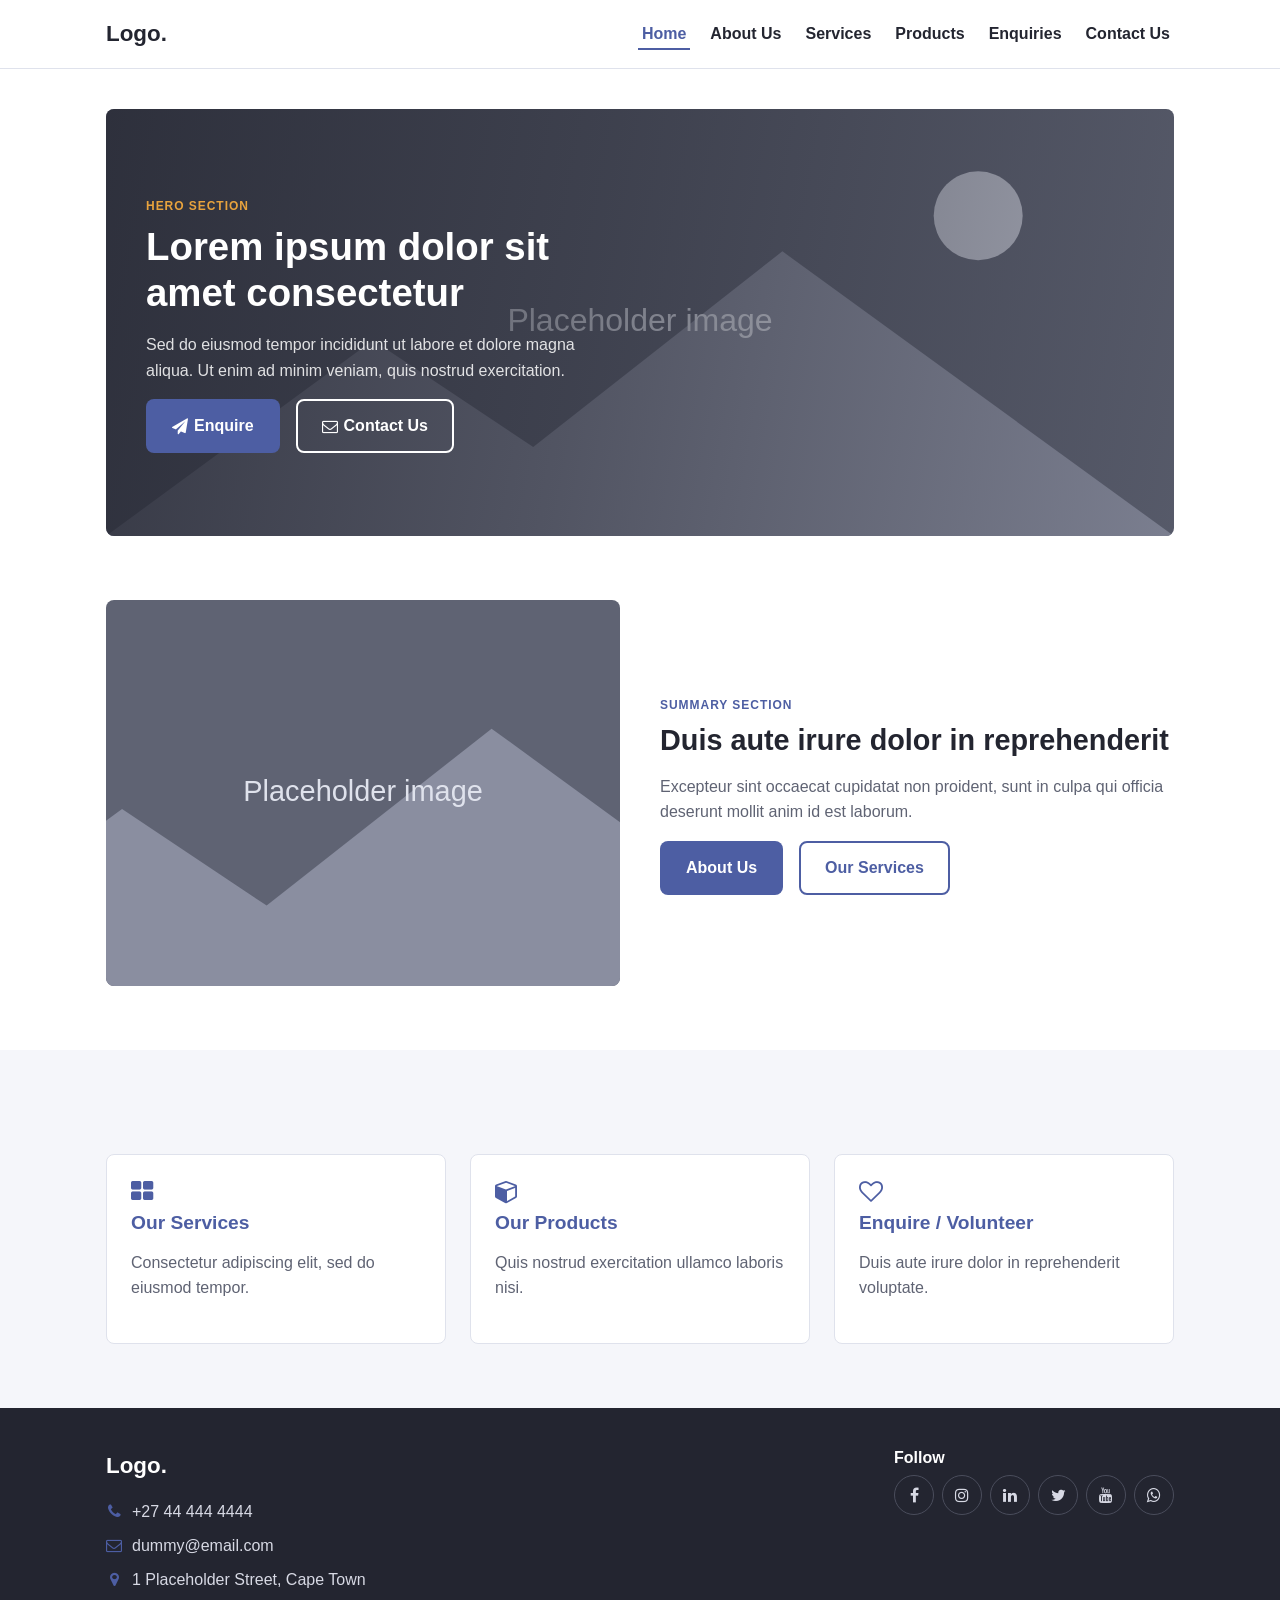
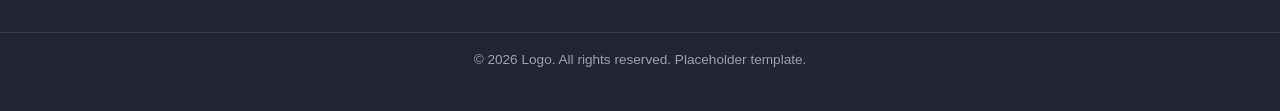
<file: index.html>
<!DOCTYPE html>
<html lang="en">
<head>
  <meta charset="UTF-8">
  <meta name="viewport" content="width=device-width, initial-scale=1.0">
  <title>Home | Logo.</title>
  <link rel="stylesheet" href="https://cdnjs.cloudflare.com/ajax/libs/font-awesome/4.7.0/css/font-awesome.min.css">
  <link rel="stylesheet" href="css/style.css">
</head>
<body>
  <header class="site-header">
    <div class="container header-inner">
      <a href="index.html" class="logo">Logo.</a>
      <input type="checkbox" id="nav-toggle" class="nav-toggle-input">
      <label for="nav-toggle" class="nav-toggle" aria-label="Toggle menu">
        <i class="fa fa-bars icon-open" aria-hidden="true"></i>
        <i class="fa fa-times icon-close" aria-hidden="true"></i>
      </label>
      <nav class="main-nav" aria-label="Main navigation">
        <ul>
          <li><a href="index.html" aria-current="page">Home</a></li>
          <li><a href="about_us.html">About Us</a></li>
          <li><a href="services.html">Services</a></li>
          <li><a href="products.html">Products</a></li>
          <li><a href="enquiries.html">Enquiries</a></li>
          <li><a href="contact.html">Contact Us</a></li>
        </ul>
      </nav>
    </div>
  </header>
  <main>
    <div class="container">
      <section class="hero-banner">
        <img src="./images/placeholder-wide.svg" class="hero-photo" alt="Hero image — landscape, shot on a dark background">
        <div class="hero-overlay">
          <div class="hero-content">
            <span class="eyebrow">Hero section</span>
            <h1>Lorem ipsum dolor sit amet consectetur</h1>
            <p>
              Sed do eiusmod tempor incididunt ut labore et dolore magna
              aliqua. Ut enim ad minim veniam, quis nostrud exercitation.
            </p>
            <div class="hero-buttons">
              <a href="enquiries.html" class="btn btn-primary"><i class="fa fa-paper-plane" aria-hidden="true"></i>Enquire</a>
              <a href="contact.html" class="btn btn-secondary-light"><i class="fa fa-envelope-o" aria-hidden="true"></i>Contact Us</a>
            </div>
          </div>
        </div>
      </section>
    </div>

    <section class="section">
      <div class="container split">
        <div class="split-image">
          <img src="./images/placeholder-wide.svg" alt="Supporting image — 4:3">
        </div>
        <div class="split-text">
          <span class="eyebrow">Summary section</span>
          <h2>Duis aute irure dolor in reprehenderit</h2>
          <p>Excepteur sint occaecat cupidatat non proident, sunt in culpa qui officia deserunt mollit anim id est laborum.</p>
          <div class="hero-buttons">
            <a href="about_us.html" class="btn btn-primary">About Us</a>
            <a href="services.html" class="btn btn-secondary">Our Services</a>
          </div>
        </div>
      </div>
    </section>

    <section class="section section-alt">
      <div class="container">
        <div class="card-grid">
          <a class="card" href="services.html">
            <i class="fa fa-th-large card-icon" aria-hidden="true"></i>
            <h3>Our Services</h3>
            <p>Consectetur adipiscing elit, sed do eiusmod tempor.</p>
          </a>
          <a class="card" href="products.html">
            <i class="fa fa-cube card-icon" aria-hidden="true"></i>
            <h3>Our Products</h3>
            <p>Quis nostrud exercitation ullamco laboris nisi.</p>
          </a>
          <a class="card" href="enquiries.html">
            <i class="fa fa-heart-o card-icon" aria-hidden="true"></i>
            <h3>Enquire / Volunteer</h3>
            <p>Duis aute irure dolor in reprehenderit voluptate.</p>
          </a>
        </div>
      </div>
    </section>
  </main>

  <footer class="site-footer">
    <div class="container footer-inner">
      <div class="footer-col">
        <p class="logo">Logo.</p>
        <ul class="icon-list">
          <li><i class="fa fa-phone" aria-hidden="true"></i><a href="tel:+27444444444">+27 44 444 4444</a></li>
          <li><i class="fa fa-envelope-o" aria-hidden="true"></i><a href="mailto:dummy@email.com">dummy@email.com</a></li>
          <li><i class="fa fa-map-marker" aria-hidden="true"></i><span>1 Placeholder Street, Cape Town</span></li>
        </ul>
      </div>
      <div class="footer-col">
        <h4>Follow</h4>
        <ul class="social-list">
          <li><a class="icon-btn" href="#" aria-label="Facebook"><i class="fa fa-facebook" aria-hidden="true"></i></a></li>
          <li><a class="icon-btn" href="#" aria-label="Instagram"><i class="fa fa-instagram" aria-hidden="true"></i></a></li>
          <li><a class="icon-btn" href="#" aria-label="LinkedIn"><i class="fa fa-linkedin" aria-hidden="true"></i></a></li>
          <li><a class="icon-btn" href="#" aria-label="Twitter"><i class="fa fa-twitter" aria-hidden="true"></i></a></li>
          <li><a class="icon-btn" href="#" aria-label="YouTube"><i class="fa fa-youtube" aria-hidden="true"></i></a></li>
          <li><a class="icon-btn" href="#" aria-label="WhatsApp"><i class="fa fa-whatsapp" aria-hidden="true"></i></a></li>
        </ul>
      </div>
    </div>
    <p class="copyright">&copy; <span id="year">2026</span> Logo. All rights reserved. Placeholder template.</p>
  </footer>
  <script src="js/script.js"></script>
</body>
</html>
</file>
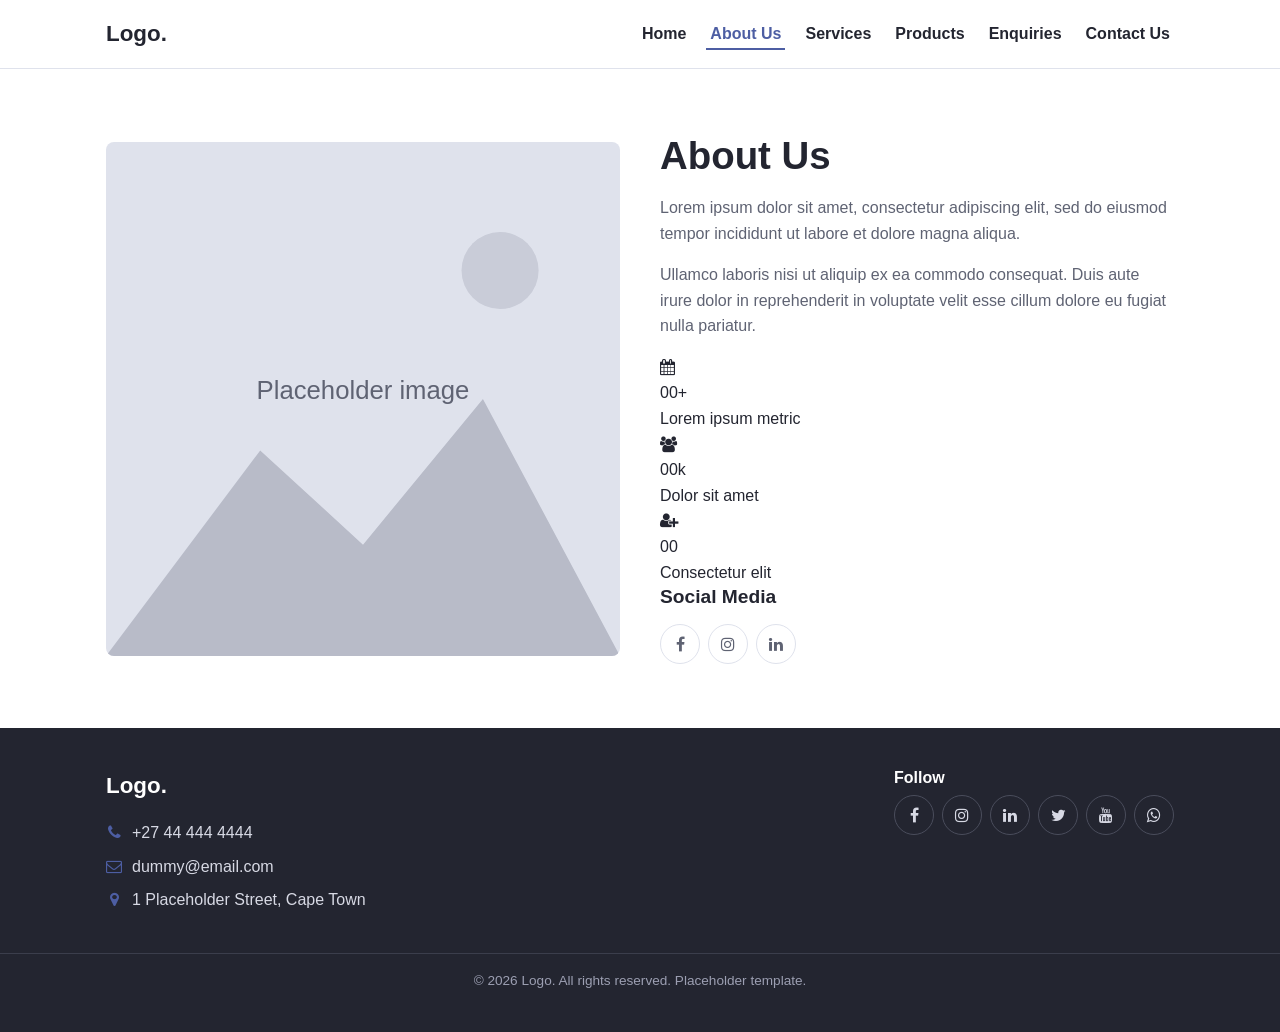
<file: about_us.html>
<!DOCTYPE html>
<html lang="en">
<head>
  <meta charset="UTF-8">
  <meta name="viewport" content="width=device-width, initial-scale=1.0">
  <title>About Us | Logo.</title>
  <link rel="stylesheet" href="https://cdnjs.cloudflare.com/ajax/libs/font-awesome/4.7.0/css/font-awesome.min.css">
  <link rel="stylesheet" href="css/style.css">
</head>
<body>
  <header class="site-header">
    <div class="container header-inner">
      <a href="index.html" class="logo">Logo.</a>
      <input type="checkbox" id="nav-toggle" class="nav-toggle-input">
      <label for="nav-toggle" class="nav-toggle" aria-label="Toggle menu">
        <i class="fa fa-bars icon-open" aria-hidden="true"></i>
        <i class="fa fa-times icon-close" aria-hidden="true"></i>
      </label>
      <nav class="main-nav" aria-label="Main navigation">
        <ul>
          <li><a href="index.html">Home</a></li>
          <li><a href="about_us.html" aria-current="page">About Us</a></li>
          <li><a href="services.html">Services</a></li>
          <li><a href="products.html">Products</a></li>
          <li><a href="enquiries.html">Enquiries</a></li>
          <li><a href="contact.html">Contact Us</a></li>
        </ul>
      </nav>
    </div>
  </header>
  <main>
    <section class="section">
      <div class="container split">
        <div class="split-image is-square">
          <img src="./images/placeholder-square.svg" alt="Portrait or team photo — square crop">
        </div>
        <div class="split-text">
          <h1>About Us</h1>
          <p>Lorem ipsum dolor sit amet, consectetur adipiscing elit, sed do eiusmod tempor incididunt ut labore et dolore magna aliqua.</p>
          <p>Ullamco laboris nisi ut aliquip ex ea commodo consequat. Duis aute irure dolor in reprehenderit in voluptate velit esse cillum dolore eu fugiat nulla pariatur.</p>
          <div class="stats">
            <div class="stat-box">
              <i class="fa fa-calendar" aria-hidden="true"></i>
              <div class="stat-number">00+</div>
              <div class="stat-label">Lorem ipsum metric</div>
            </div>
            <div class="stat-box">
              <i class="fa fa-users" aria-hidden="true"></i>
              <div class="stat-number">00k</div>
              <div class="stat-label">Dolor sit amet</div>
            </div>
            <div class="stat-box">
              <i class="fa fa-user-plus" aria-hidden="true"></i>
              <div class="stat-number">00</div>
              <div class="stat-label">Consectetur elit</div>
            </div>
          </div>
          <h3>Social Media</h3>
          <ul class="social-list">
            <li><a class="icon-btn" href="#" aria-label="Facebook"><i class="fa fa-facebook" aria-hidden="true"></i></a></li>
            <li><a class="icon-btn" href="#" aria-label="Instagram"><i class="fa fa-instagram" aria-hidden="true"></i></a></li>
            <li><a class="icon-btn" href="#" aria-label="LinkedIn"><i class="fa fa-linkedin" aria-hidden="true"></i></a></li>
          </ul>
        </div>
      </div>
    </section>
  </main>

  <footer class="site-footer">
    <div class="container footer-inner">
      <div class="footer-col">
        <p class="logo">Logo.</p>
        <ul class="icon-list">
          <li><i class="fa fa-phone" aria-hidden="true"></i><a href="tel:+27444444444">+27 44 444 4444</a></li>
          <li><i class="fa fa-envelope-o" aria-hidden="true"></i><a href="mailto:dummy@email.com">dummy@email.com</a></li>
          <li><i class="fa fa-map-marker" aria-hidden="true"></i><span>1 Placeholder Street, Cape Town</span></li>
        </ul>
      </div>
      <div class="footer-col">
        <h4>Follow</h4>
        <ul class="social-list">
          <li><a class="icon-btn" href="#" aria-label="Facebook"><i class="fa fa-facebook" aria-hidden="true"></i></a></li>
          <li><a class="icon-btn" href="#" aria-label="Instagram"><i class="fa fa-instagram" aria-hidden="true"></i></a></li>
          <li><a class="icon-btn" href="#" aria-label="LinkedIn"><i class="fa fa-linkedin" aria-hidden="true"></i></a></li>
          <li><a class="icon-btn" href="#" aria-label="Twitter"><i class="fa fa-twitter" aria-hidden="true"></i></a></li>
          <li><a class="icon-btn" href="#" aria-label="YouTube"><i class="fa fa-youtube" aria-hidden="true"></i></a></li>
          <li><a class="icon-btn" href="#" aria-label="WhatsApp"><i class="fa fa-whatsapp" aria-hidden="true"></i></a></li>
        </ul>
      </div>
    </div>
    <p class="copyright">&copy; <span id="year">2026</span> Logo. All rights reserved. Placeholder template.</p>
  </footer>
  <script src="js/script.js"></script>
</body>
</html>
</file>
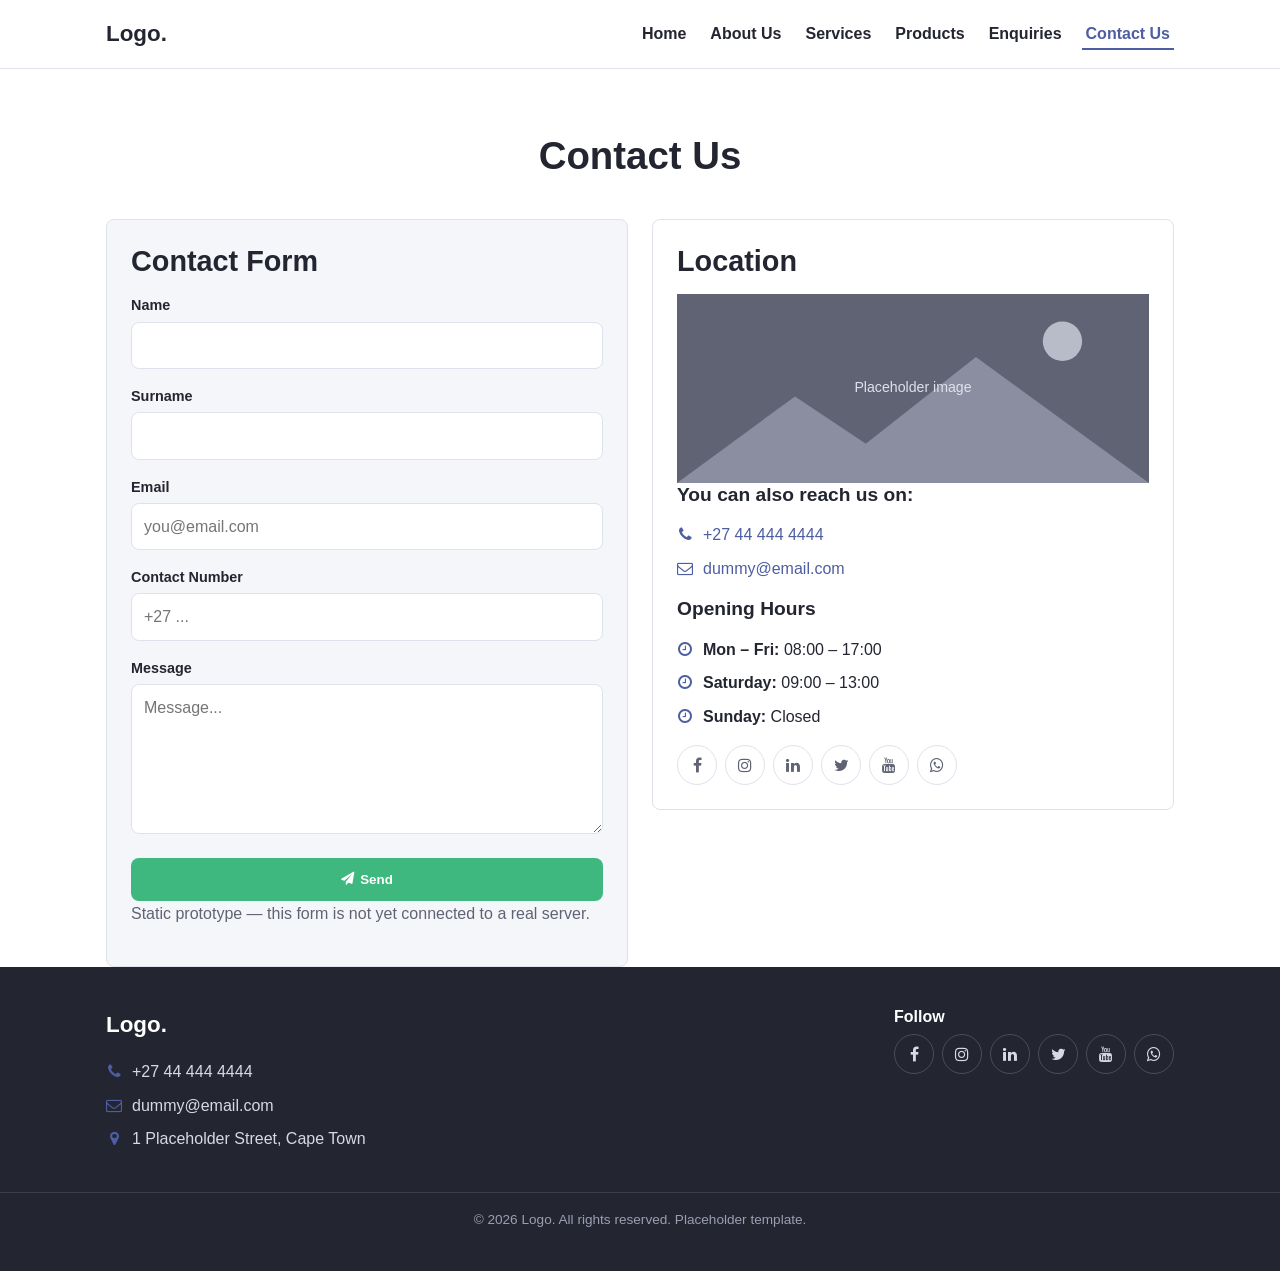
<file: contact.html>
<!DOCTYPE html>
<html lang="en">
<head>
  <meta charset="UTF-8">
  <meta name="viewport" content="width=device-width, initial-scale=1.0">
  <title>Contact Us | Logo.</title>
  <link rel="stylesheet" href="https://cdnjs.cloudflare.com/ajax/libs/font-awesome/4.7.0/css/font-awesome.min.css">
  <link rel="stylesheet" href="css/style.css">
</head>
<body>
  <header class="site-header">
    <div class="container header-inner">
      <a href="index.html" class="logo">Logo.</a>
      <input type="checkbox" id="nav-toggle" class="nav-toggle-input">
      <label for="nav-toggle" class="nav-toggle" aria-label="Toggle menu">
        <i class="fa fa-bars icon-open" aria-hidden="true"></i>
        <i class="fa fa-times icon-close" aria-hidden="true"></i>
      </label>
      <nav class="main-nav" aria-label="Main navigation">
        <ul>
          <li><a href="index.html">Home</a></li>
          <li><a href="about_us.html">About Us</a></li>
          <li><a href="services.html">Services</a></li>
          <li><a href="products.html">Products</a></li>
          <li><a href="enquiries.html">Enquiries</a></li>
          <li><a href="contact.html" aria-current="page">Contact Us</a></li>
        </ul>
      </nav>
    </div>
  </header>
  <main>
    <div class="container">
      <header class="page-header">
        <h1>Contact Us</h1>
      </header>

      <div class="form-layout">
        <section class="form-card">
          <h2>Contact Form</h2>
          <form action="#" method="post" novalidate>
            <div class="form-group">
              <label for="c-name">Name</label>
              <input type="text" id="c-name" name="name" required>
            </div>
            <div class="form-group">
              <label for="c-surname">Surname</label>
              <input type="text" id="c-surname" name="surname" required>
            </div>
            <div class="form-group">
              <label for="c-email">Email</label>
              <input type="email" id="c-email" name="email" required placeholder="you@email.com">
            </div>
            <div class="form-group">
              <label for="c-tel">Contact Number</label>
              <input type="tel" id="c-tel" name="tel" placeholder="+27 ...">
            </div>
            <div class="form-group">
              <label for="c-message">Message</label>
              <textarea id="c-message" name="message" rows="5" placeholder="Message..."></textarea>
            </div>
            <button type="submit" class="btn btn-success btn-block"><i class="fa fa-paper-plane" aria-hidden="true"></i>Send</button>
            <p class="form-success is-hidden" role="status">Thank you! Your message looks good (this prototype does not send it anywhere yet).</p>
            <p class="form-note">Static prototype — this form is not yet connected to a real server.</p>
          </form>
        </section>

        <section class="info-card">
          <h2>Location</h2>
          <img class="map-image" src="./images/placeholder-wide.svg" alt="Map screenshot or embed">
          <h3>You can also reach us on:</h3>
          <ul class="icon-list">
            <li><i class="fa fa-phone" aria-hidden="true"></i><a href="tel:+27444444444">+27 44 444 4444</a></li>
            <li><i class="fa fa-envelope-o" aria-hidden="true"></i><a href="mailto:dummy@email.com">dummy@email.com</a></li>
          </ul>
          <h3>Opening Hours</h3>
          <ul class="icon-list">
            <li><i class="fa fa-clock-o" aria-hidden="true"></i><span><strong>Mon &ndash; Fri:</strong> 08:00 &ndash; 17:00</span></li>
            <li><i class="fa fa-clock-o" aria-hidden="true"></i><span><strong>Saturday:</strong> 09:00 &ndash; 13:00</span></li>
            <li><i class="fa fa-clock-o" aria-hidden="true"></i><span><strong>Sunday:</strong> Closed</span></li>
          </ul>
          <ul class="social-list">
            <li><a class="icon-btn" href="#" aria-label="Facebook"><i class="fa fa-facebook" aria-hidden="true"></i></a></li>
            <li><a class="icon-btn" href="#" aria-label="Instagram"><i class="fa fa-instagram" aria-hidden="true"></i></a></li>
            <li><a class="icon-btn" href="#" aria-label="LinkedIn"><i class="fa fa-linkedin" aria-hidden="true"></i></a></li>
            <li><a class="icon-btn" href="#" aria-label="Twitter"><i class="fa fa-twitter" aria-hidden="true"></i></a></li>
            <li><a class="icon-btn" href="#" aria-label="YouTube"><i class="fa fa-youtube" aria-hidden="true"></i></a></li>
            <li><a class="icon-btn" href="#" aria-label="WhatsApp"><i class="fa fa-whatsapp" aria-hidden="true"></i></a></li>
          </ul>
        </section>
      </div>
    </div>
  </main>

  <footer class="site-footer">
    <div class="container footer-inner">
      <div class="footer-col">
        <p class="logo">Logo.</p>
        <ul class="icon-list">
          <li><i class="fa fa-phone" aria-hidden="true"></i><a href="tel:+27444444444">+27 44 444 4444</a></li>
          <li><i class="fa fa-envelope-o" aria-hidden="true"></i><a href="mailto:dummy@email.com">dummy@email.com</a></li>
          <li><i class="fa fa-map-marker" aria-hidden="true"></i><span>1 Placeholder Street, Cape Town</span></li>
        </ul>
      </div>
      <div class="footer-col">
        <h4>Follow</h4>
        <ul class="social-list">
          <li><a class="icon-btn" href="#" aria-label="Facebook"><i class="fa fa-facebook" aria-hidden="true"></i></a></li>
          <li><a class="icon-btn" href="#" aria-label="Instagram"><i class="fa fa-instagram" aria-hidden="true"></i></a></li>
          <li><a class="icon-btn" href="#" aria-label="LinkedIn"><i class="fa fa-linkedin" aria-hidden="true"></i></a></li>
          <li><a class="icon-btn" href="#" aria-label="Twitter"><i class="fa fa-twitter" aria-hidden="true"></i></a></li>
          <li><a class="icon-btn" href="#" aria-label="YouTube"><i class="fa fa-youtube" aria-hidden="true"></i></a></li>
          <li><a class="icon-btn" href="#" aria-label="WhatsApp"><i class="fa fa-whatsapp" aria-hidden="true"></i></a></li>
        </ul>
      </div>
    </div>
    <p class="copyright">&copy; <span id="year">2026</span> Logo. All rights reserved. Placeholder template.</p>
  </footer>
  <script src="js/script.js"></script>
</body>
</html>
</file>
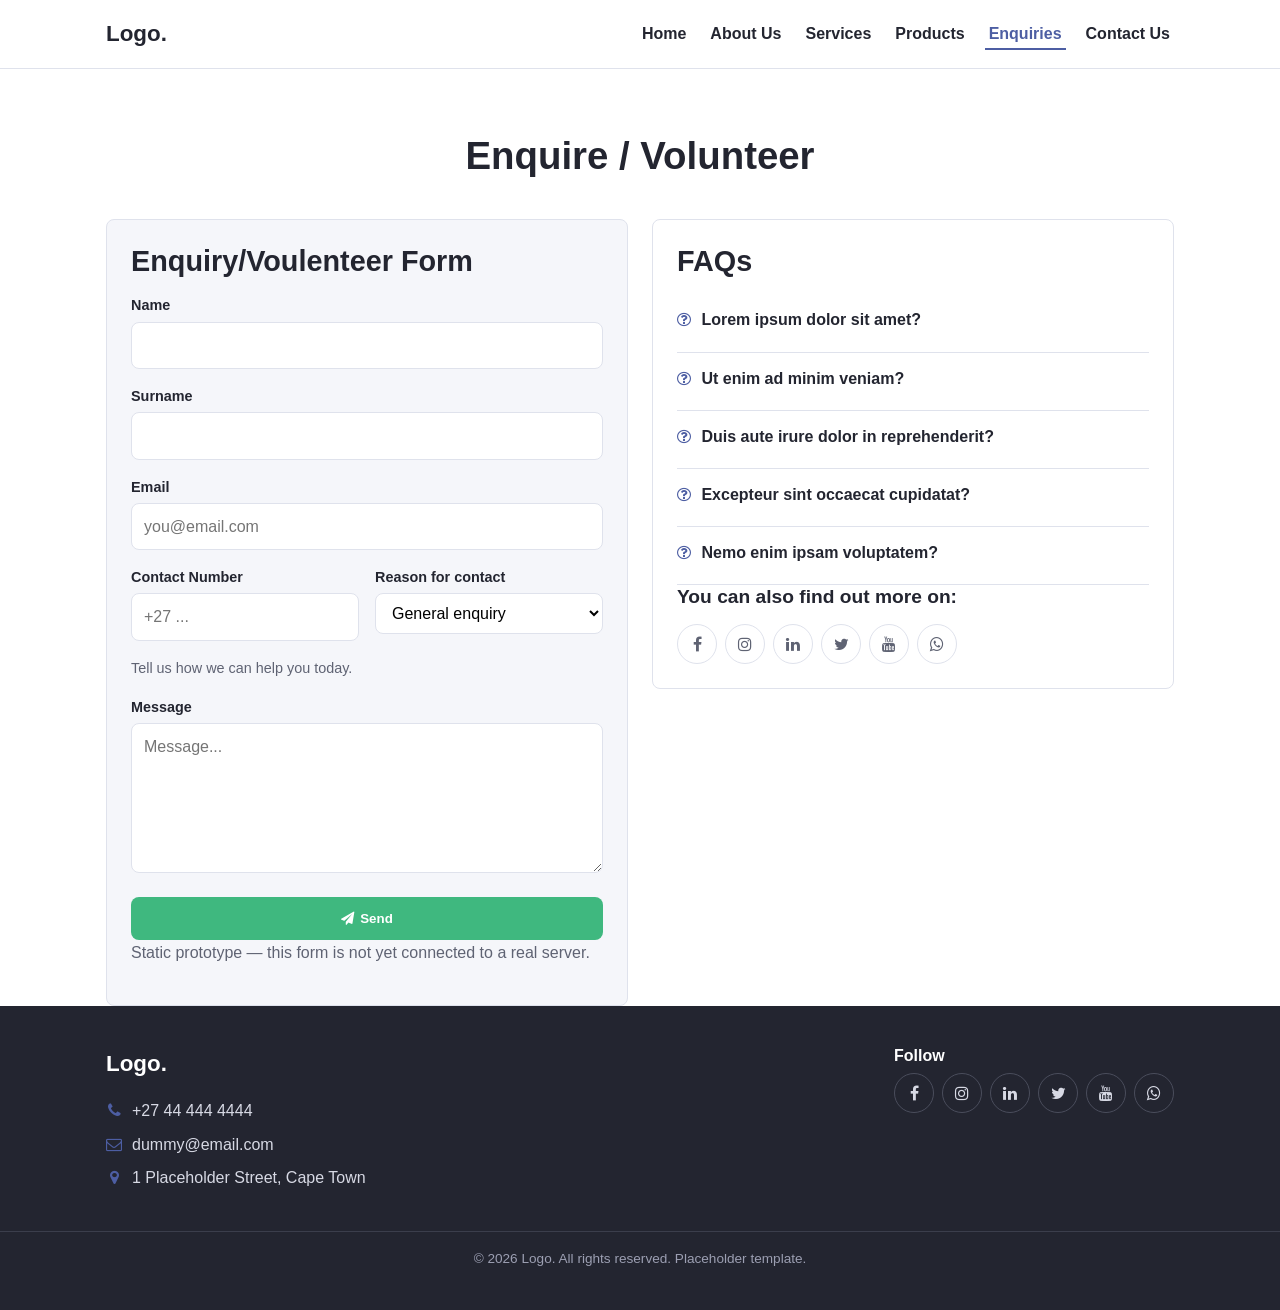
<file: enquiries.html>
<!DOCTYPE html>
<html lang="en">
<head>
  <meta charset="UTF-8">
  <meta name="viewport" content="width=device-width, initial-scale=1.0">
  <title>Enquire / Volunteer | Logo.</title>
  <link rel="stylesheet" href="https://cdnjs.cloudflare.com/ajax/libs/font-awesome/4.7.0/css/font-awesome.min.css">
  <link rel="stylesheet" href="css/style.css">
</head>
<body>
  <header class="site-header">
    <div class="container header-inner">
      <a href="index.html" class="logo">Logo.</a>
      <input type="checkbox" id="nav-toggle" class="nav-toggle-input">
      <label for="nav-toggle" class="nav-toggle" aria-label="Toggle menu">
        <i class="fa fa-bars icon-open" aria-hidden="true"></i>
        <i class="fa fa-times icon-close" aria-hidden="true"></i>
      </label>
      <nav class="main-nav" aria-label="Main navigation">
        <ul>
          <li><a href="index.html">Home</a></li>
          <li><a href="about_us.html">About Us</a></li>
          <li><a href="services.html">Services</a></li>
          <li><a href="products.html">Products</a></li>
          <li><a href="enquiries.html" aria-current="page">Enquiries</a></li>
          <li><a href="contact.html">Contact Us</a></li>
        </ul>
      </nav>
    </div>
  </header>
  <main>
    <div class="container">
      <header class="page-header">
        <h1>Enquire / Volunteer</h1>
      </header>

      <div class="form-layout">
        <section class="form-card">
          <h2>Enquiry/Voulenteer Form</h2>
          <form action="#" method="post" novalidate>
            <div class="form-group">
              <label for="enq-name">Name</label>
              <input type="text" id="enq-name" name="name" required>
            </div>
            <div class="form-group">
              <label for="enq-surname">Surname</label>
              <input type="text" id="enq-surname" name="surname" required>
            </div>
            <div class="form-group">
              <label for="enq-email">Email</label>
              <input type="email" id="enq-email" name="email" required placeholder="you@email.com">
            </div>
            <div class="form-row">
              <div class="form-group">
                <label for="enq-tel">Contact Number</label>
                <input type="tel" id="enq-tel" name="tel" placeholder="+27 ...">
              </div>
              <div class="form-group">
                <label for="enq-type">Reason for contact</label>
                <select id="enq-type" name="type">
                  <option>General enquiry</option>
                  <option>Enquiry about a service</option>
                  <option>Enquiry about a product</option>
                  <option>I want to volunteer</option>
                </select>
              </div>
            </div>
            <p id="type-hint" class="type-hint" aria-live="polite"></p>
            <div class="form-group">
              <label for="enq-message">Message</label>
              <textarea id="enq-message" name="message" rows="5" placeholder="Message..."></textarea>
            </div>
            <button type="submit" class="btn btn-success btn-block"><i class="fa fa-paper-plane" aria-hidden="true"></i>Send</button>
            <p class="form-success is-hidden" role="status">Thank you! Your message looks good (this prototype does not send it anywhere yet).</p>
            <p class="form-note">Static prototype — this form is not yet connected to a real server.</p>
          </form>
        </section>

        <section class="info-card">
          <h2>FAQs</h2>
          <div class="faq-item">
            <h3><i class="fa fa-question-circle-o" aria-hidden="true"></i> Lorem ipsum dolor sit amet?</h3>
            <p>Consectetur adipiscing elit, sed do eiusmod tempor incididunt ut labore et dolore magna aliqua.</p>
          </div>
          <div class="faq-item">
            <h3><i class="fa fa-question-circle-o" aria-hidden="true"></i> Ut enim ad minim veniam?</h3>
            <p>Quis nostrud exercitation ullamco laboris nisi ut aliquip ex ea commodo consequat.</p>
          </div>
          <div class="faq-item">
            <h3><i class="fa fa-question-circle-o" aria-hidden="true"></i> Duis aute irure dolor in reprehenderit?</h3>
            <p>In voluptate velit esse cillum dolore eu fugiat nulla pariatur.</p>
          </div>
          <div class="faq-item">
            <h3><i class="fa fa-question-circle-o" aria-hidden="true"></i> Excepteur sint occaecat cupidatat?</h3>
            <p>Non proident, sunt in culpa qui officia deserunt mollit anim id est laborum.</p>
          </div>
          <div class="faq-item">
            <h3><i class="fa fa-question-circle-o" aria-hidden="true"></i> Nemo enim ipsam voluptatem?</h3>
            <p>Quia voluptas sit aspernatur aut odit aut fugit, sed quia consequuntur magni dolores.</p>
          </div>
          <h3 class="mt-md">You can also find out more on:</h3>
          <ul class="social-list">
            <li><a class="icon-btn" href="#" aria-label="Facebook"><i class="fa fa-facebook" aria-hidden="true"></i></a></li>
            <li><a class="icon-btn" href="#" aria-label="Instagram"><i class="fa fa-instagram" aria-hidden="true"></i></a></li>
            <li><a class="icon-btn" href="#" aria-label="LinkedIn"><i class="fa fa-linkedin" aria-hidden="true"></i></a></li>
            <li><a class="icon-btn" href="#" aria-label="Twitter"><i class="fa fa-twitter" aria-hidden="true"></i></a></li>
            <li><a class="icon-btn" href="#" aria-label="YouTube"><i class="fa fa-youtube" aria-hidden="true"></i></a></li>
            <li><a class="icon-btn" href="#" aria-label="WhatsApp"><i class="fa fa-whatsapp" aria-hidden="true"></i></a></li>
          </ul>
        </section>
      </div>
    </div>
  </main>

  <footer class="site-footer">
    <div class="container footer-inner">
      <div class="footer-col">
        <p class="logo">Logo.</p>
        <ul class="icon-list">
          <li><i class="fa fa-phone" aria-hidden="true"></i><a href="tel:+27444444444">+27 44 444 4444</a></li>
          <li><i class="fa fa-envelope-o" aria-hidden="true"></i><a href="mailto:dummy@email.com">dummy@email.com</a></li>
          <li><i class="fa fa-map-marker" aria-hidden="true"></i><span>1 Placeholder Street, Cape Town</span></li>
        </ul>
      </div>
      <div class="footer-col">
        <h4>Follow</h4>
        <ul class="social-list">
          <li><a class="icon-btn" href="#" aria-label="Facebook"><i class="fa fa-facebook" aria-hidden="true"></i></a></li>
          <li><a class="icon-btn" href="#" aria-label="Instagram"><i class="fa fa-instagram" aria-hidden="true"></i></a></li>
          <li><a class="icon-btn" href="#" aria-label="LinkedIn"><i class="fa fa-linkedin" aria-hidden="true"></i></a></li>
          <li><a class="icon-btn" href="#" aria-label="Twitter"><i class="fa fa-twitter" aria-hidden="true"></i></a></li>
          <li><a class="icon-btn" href="#" aria-label="YouTube"><i class="fa fa-youtube" aria-hidden="true"></i></a></li>
          <li><a class="icon-btn" href="#" aria-label="WhatsApp"><i class="fa fa-whatsapp" aria-hidden="true"></i></a></li>
        </ul>
      </div>
    </div>
    <p class="copyright">&copy; <span id="year">2026</span> Logo. All rights reserved. Placeholder template.</p>
  </footer>
  <script src="js/script.js"></script>
</body>
</html>
</file>
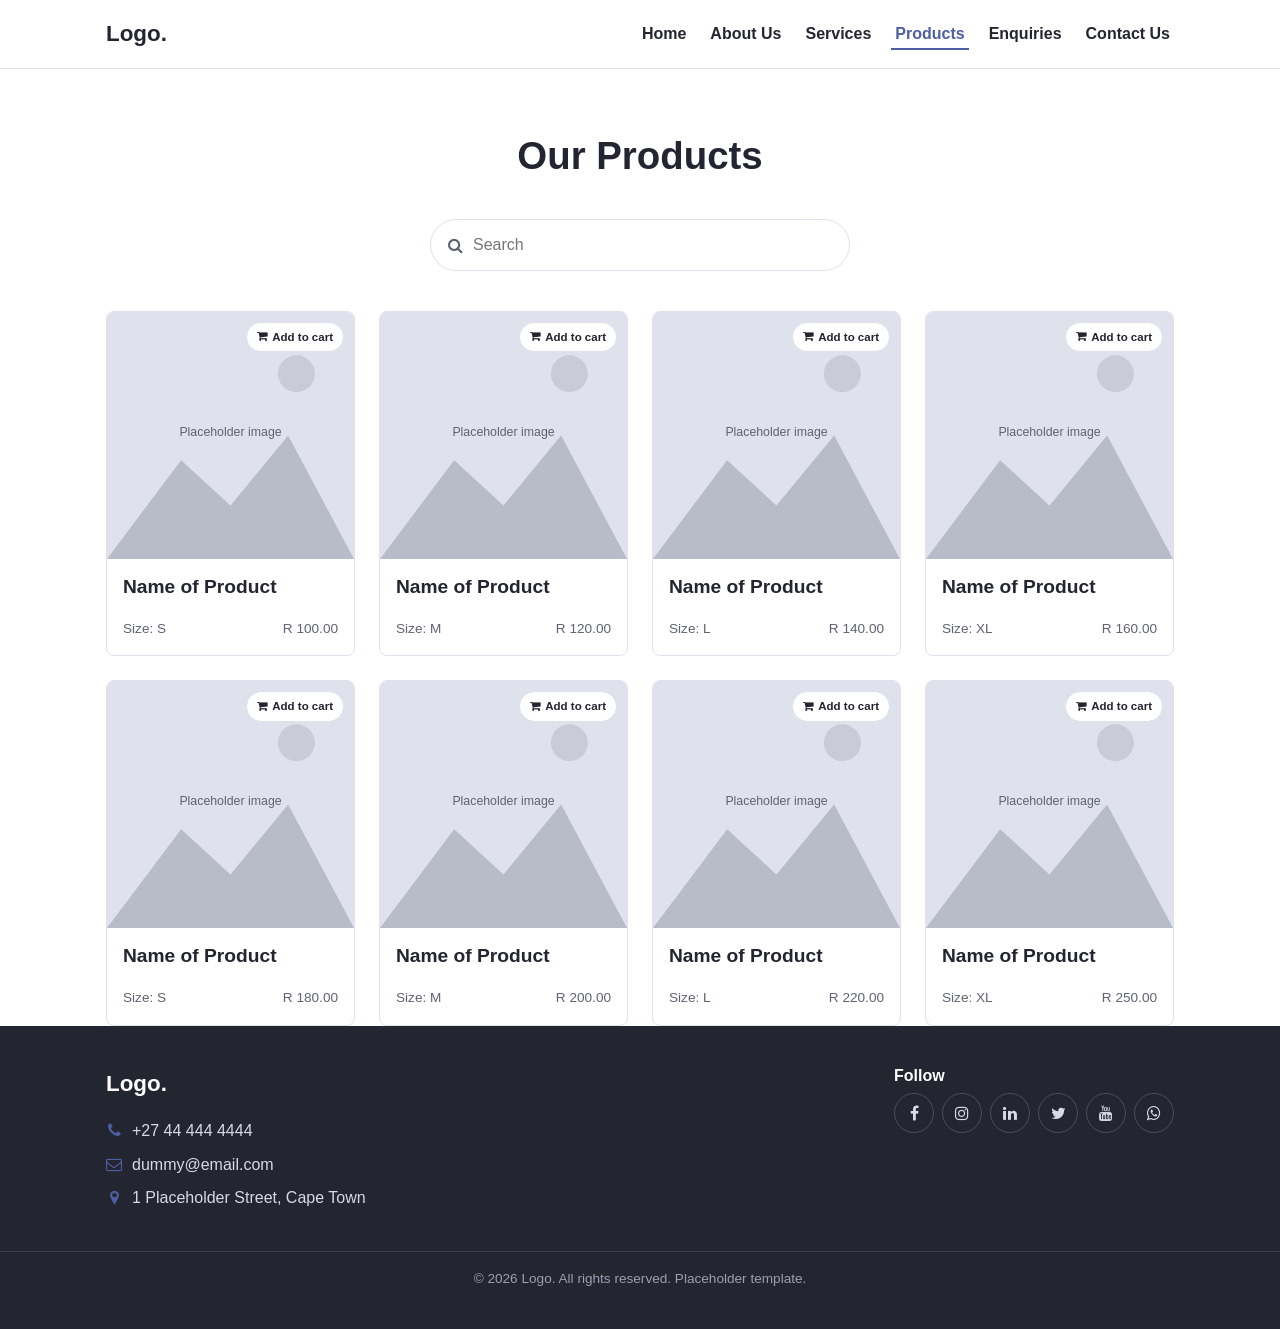
<file: products.html>
<!DOCTYPE html>
<html lang="en">
<head>
  <meta charset="UTF-8">
  <meta name="viewport" content="width=device-width, initial-scale=1.0">
  <title>Our Products | Logo.</title>
  <link rel="stylesheet" href="https://cdnjs.cloudflare.com/ajax/libs/font-awesome/4.7.0/css/font-awesome.min.css">
  <link rel="stylesheet" href="css/style.css">
</head>
<body>
  <header class="site-header">
    <div class="container header-inner">
      <a href="index.html" class="logo">Logo.</a>
      <input type="checkbox" id="nav-toggle" class="nav-toggle-input">
      <label for="nav-toggle" class="nav-toggle" aria-label="Toggle menu">
        <i class="fa fa-bars icon-open" aria-hidden="true"></i>
        <i class="fa fa-times icon-close" aria-hidden="true"></i>
      </label>
      <nav class="main-nav" aria-label="Main navigation">
        <ul>
          <li><a href="index.html">Home</a></li>
          <li><a href="about_us.html">About Us</a></li>
          <li><a href="services.html">Services</a></li>
          <li><a href="products.html" aria-current="page">Products</a></li>
          <li><a href="enquiries.html">Enquiries</a></li>
          <li><a href="contact.html">Contact Us</a></li>
        </ul>
      </nav>
    </div>
  </header>
  <main>
    <div class="container">
      <header class="page-header">
        <h1>Our Products</h1>
      </header>

      <div class="search-pill">
        <label for="product-search" class="visually-hidden">Search products</label>
        <i class="fa fa-search" aria-hidden="true"></i>
        <input type="search" id="product-search" name="q" placeholder="Search">
      </div>

      <div class="grid-4">
        <article class="product-card">
          <div class="product-image">
            <img src="./images/placeholder-square.svg" alt="Product shot">
            <a href="enquiries.html" class="add-cart"><i class="fa fa-shopping-cart" aria-hidden="true"></i>Add to cart</a>
          </div>
          <div class="product-card-body">
            <h3>Name of Product</h3>
            <div class="product-meta"><span>Size: S</span><span>R 100.00</span></div>
          </div>
        </article>
        <article class="product-card">
          <div class="product-image">
            <img src="./images/placeholder-square.svg" alt="Product shot">
            <a href="enquiries.html" class="add-cart"><i class="fa fa-shopping-cart" aria-hidden="true"></i>Add to cart</a>
          </div>
          <div class="product-card-body">
            <h3>Name of Product</h3>
            <div class="product-meta"><span>Size: M</span><span>R 120.00</span></div>
          </div>
        </article>
        <article class="product-card">
          <div class="product-image">
            <img src="./images/placeholder-square.svg" alt="Product shot">
            <a href="enquiries.html" class="add-cart"><i class="fa fa-shopping-cart" aria-hidden="true"></i>Add to cart</a>
          </div>
          <div class="product-card-body">
            <h3>Name of Product</h3>
            <div class="product-meta"><span>Size: L</span><span>R 140.00</span></div>
          </div>
        </article>
        <article class="product-card">
          <div class="product-image">
            <img src="./images/placeholder-square.svg" alt="Product shot">
            <a href="enquiries.html" class="add-cart"><i class="fa fa-shopping-cart" aria-hidden="true"></i>Add to cart</a>
          </div>
          <div class="product-card-body">
            <h3>Name of Product</h3>
            <div class="product-meta"><span>Size: XL</span><span>R 160.00</span></div>
          </div>
        </article>
        <article class="product-card">
          <div class="product-image">
            <img src="./images/placeholder-square.svg" alt="Product shot">
            <a href="enquiries.html" class="add-cart"><i class="fa fa-shopping-cart" aria-hidden="true"></i>Add to cart</a>
          </div>
          <div class="product-card-body">
            <h3>Name of Product</h3>
            <div class="product-meta"><span>Size: S</span><span>R 180.00</span></div>
          </div>
        </article>
        <article class="product-card">
          <div class="product-image">
            <img src="./images/placeholder-square.svg" alt="Product shot">
            <a href="enquiries.html" class="add-cart"><i class="fa fa-shopping-cart" aria-hidden="true"></i>Add to cart</a>
          </div>
          <div class="product-card-body">
            <h3>Name of Product</h3>
            <div class="product-meta"><span>Size: M</span><span>R 200.00</span></div>
          </div>
        </article>
        <article class="product-card">
          <div class="product-image">
            <img src="./images/placeholder-square.svg" alt="Product shot">
            <a href="enquiries.html" class="add-cart"><i class="fa fa-shopping-cart" aria-hidden="true"></i>Add to cart</a>
          </div>
          <div class="product-card-body">
            <h3>Name of Product</h3>
            <div class="product-meta"><span>Size: L</span><span>R 220.00</span></div>
          </div>
        </article>
        <article class="product-card">
          <div class="product-image">
            <img src="./images/placeholder-square.svg" alt="Product shot">
            <a href="enquiries.html" class="add-cart"><i class="fa fa-shopping-cart" aria-hidden="true"></i>Add to cart</a>
          </div>
          <div class="product-card-body">
            <h3>Name of Product</h3>
            <div class="product-meta"><span>Size: XL</span><span>R 250.00</span></div>
          </div>
        </article>
      </div> <!-- end of .grid-4 -->
      <p id="no-results" class="no-results is-hidden" role="status">Sorry, no products match your search.</p>
    </div> <!-- end of .container -->
  </main>

  <footer class="site-footer">
    <div class="container footer-inner">
      <div class="footer-col">
        <p class="logo">Logo.</p>
        <ul class="icon-list">
          <li><i class="fa fa-phone" aria-hidden="true"></i><a href="tel:+27444444444">+27 44 444 4444</a></li>
          <li><i class="fa fa-envelope-o" aria-hidden="true"></i><a href="mailto:dummy@email.com">dummy@email.com</a></li>
          <li><i class="fa fa-map-marker" aria-hidden="true"></i><span>1 Placeholder Street, Cape Town</span></li>
        </ul>
      </div>
      <div class="footer-col">
        <h4>Follow</h4>
        <ul class="social-list">
          <li><a class="icon-btn" href="#" aria-label="Facebook"><i class="fa fa-facebook" aria-hidden="true"></i></a></li>
          <li><a class="icon-btn" href="#" aria-label="Instagram"><i class="fa fa-instagram" aria-hidden="true"></i></a></li>
          <li><a class="icon-btn" href="#" aria-label="LinkedIn"><i class="fa fa-linkedin" aria-hidden="true"></i></a></li>
          <li><a class="icon-btn" href="#" aria-label="Twitter"><i class="fa fa-twitter" aria-hidden="true"></i></a></li>
          <li><a class="icon-btn" href="#" aria-label="YouTube"><i class="fa fa-youtube" aria-hidden="true"></i></a></li>
          <li><a class="icon-btn" href="#" aria-label="WhatsApp"><i class="fa fa-whatsapp" aria-hidden="true"></i></a></li>
        </ul>
      </div>
    </div>
    <p class="copyright">&copy; <span id="year">2026</span> Logo. All rights reserved. Placeholder template.</p>
  </footer>
  <script src="js/script.js"></script>
</body>
</html>
</file>
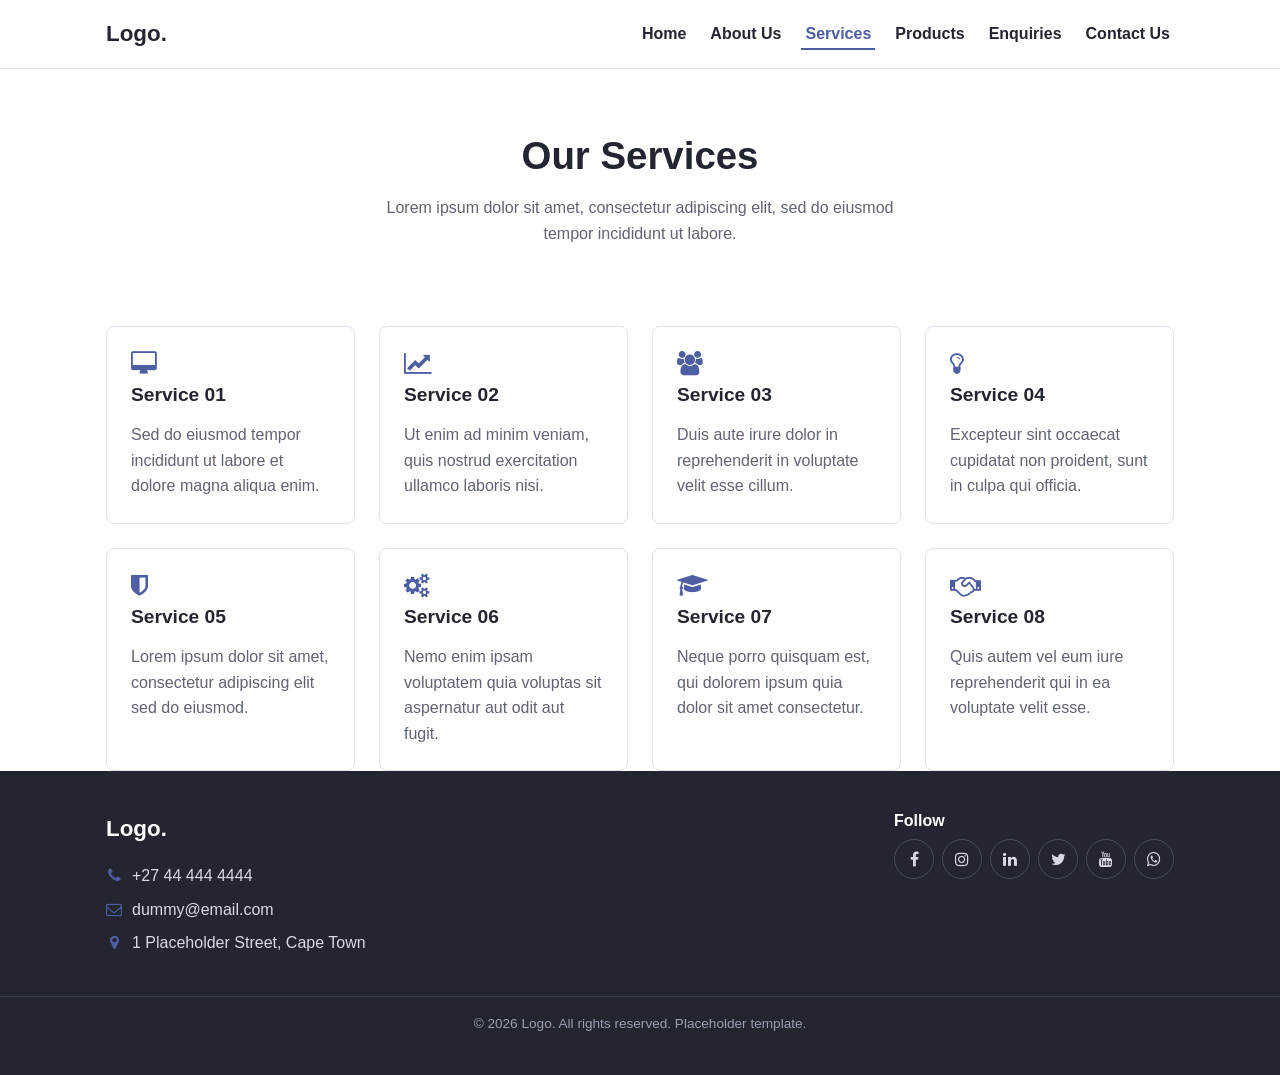
<file: services.html>
<!DOCTYPE html>
<html lang="en">
<head>
  <meta charset="UTF-8">
  <meta name="viewport" content="width=device-width, initial-scale=1.0">
  <title>Our Services | Logo.</title>
  <link rel="stylesheet" href="https://cdnjs.cloudflare.com/ajax/libs/font-awesome/4.7.0/css/font-awesome.min.css">
  <link rel="stylesheet" href="css/style.css">
</head>
<body>
  <header class="site-header">
    <div class="container header-inner">
      <a href="index.html" class="logo">Logo.</a>
      <input type="checkbox" id="nav-toggle" class="nav-toggle-input">
      <label for="nav-toggle" class="nav-toggle" aria-label="Toggle menu">
        <i class="fa fa-bars icon-open" aria-hidden="true"></i>
        <i class="fa fa-times icon-close" aria-hidden="true"></i>
      </label>
      <nav class="main-nav" aria-label="Main navigation">
        <ul>
          <li><a href="index.html">Home</a></li>
          <li><a href="about_us.html">About Us</a></li>
          <li><a href="services.html" aria-current="page">Services</a></li>
          <li><a href="products.html">Products</a></li>
          <li><a href="enquiries.html">Enquiries</a></li>
          <li><a href="contact.html">Contact Us</a></li>
        </ul>
      </nav>
    </div>
  </header>
  <main>
    <div class="container">
      <header class="page-header">
        <h1>Our Services</h1>
        <p>Lorem ipsum dolor sit amet, consectetur adipiscing elit, sed do eiusmod tempor incididunt ut labore.</p>
      </header>

      <div class="grid-4">
        <article class="card">
          <i class="fa fa-desktop card-icon" aria-hidden="true"></i>
          <h3>Service 01</h3>
          <p>Sed do eiusmod tempor incididunt ut labore et dolore magna aliqua enim.</p>
        </article>
        <article class="card">
          <i class="fa fa-line-chart card-icon" aria-hidden="true"></i>
          <h3>Service 02</h3>
          <p>Ut enim ad minim veniam, quis nostrud exercitation ullamco laboris nisi.</p>
        </article>
        <article class="card">
          <i class="fa fa-users card-icon" aria-hidden="true"></i>
          <h3>Service 03</h3>
          <p>Duis aute irure dolor in reprehenderit in voluptate velit esse cillum.</p>
        </article>
        <article class="card">
          <i class="fa fa-lightbulb-o card-icon" aria-hidden="true"></i>
          <h3>Service 04</h3>
          <p>Excepteur sint occaecat cupidatat non proident, sunt in culpa qui officia.</p>
        </article>
        <article class="card">
          <i class="fa fa-shield card-icon" aria-hidden="true"></i>
          <h3>Service 05</h3>
          <p>Lorem ipsum dolor sit amet, consectetur adipiscing elit sed do eiusmod.</p>
        </article>
        <article class="card">
          <i class="fa fa-cogs card-icon" aria-hidden="true"></i>
          <h3>Service 06</h3>
          <p>Nemo enim ipsam voluptatem quia voluptas sit aspernatur aut odit aut fugit.</p>
        </article>
        <article class="card">
          <i class="fa fa-graduation-cap card-icon" aria-hidden="true"></i>
          <h3>Service 07</h3>
          <p>Neque porro quisquam est, qui dolorem ipsum quia dolor sit amet consectetur.</p>
        </article>
        <article class="card">
          <i class="fa fa-handshake-o card-icon" aria-hidden="true"></i>
          <h3>Service 08</h3>
          <p>Quis autem vel eum iure reprehenderit qui in ea voluptate velit esse.</p>
        </article>
      </div>
    </div>
  </main>

  <footer class="site-footer">
    <div class="container footer-inner">
      <div class="footer-col">
        <p class="logo">Logo.</p>
        <ul class="icon-list">
          <li><i class="fa fa-phone" aria-hidden="true"></i><a href="tel:+27444444444">+27 44 444 4444</a></li>
          <li><i class="fa fa-envelope-o" aria-hidden="true"></i><a href="mailto:dummy@email.com">dummy@email.com</a></li>
          <li><i class="fa fa-map-marker" aria-hidden="true"></i><span>1 Placeholder Street, Cape Town</span></li>
        </ul>
      </div>
      <div class="footer-col">
        <h4>Follow</h4>
        <ul class="social-list">
          <li><a class="icon-btn" href="#" aria-label="Facebook"><i class="fa fa-facebook" aria-hidden="true"></i></a></li>
          <li><a class="icon-btn" href="#" aria-label="Instagram"><i class="fa fa-instagram" aria-hidden="true"></i></a></li>
          <li><a class="icon-btn" href="#" aria-label="LinkedIn"><i class="fa fa-linkedin" aria-hidden="true"></i></a></li>
          <li><a class="icon-btn" href="#" aria-label="Twitter"><i class="fa fa-twitter" aria-hidden="true"></i></a></li>
          <li><a class="icon-btn" href="#" aria-label="YouTube"><i class="fa fa-youtube" aria-hidden="true"></i></a></li>
          <li><a class="icon-btn" href="#" aria-label="WhatsApp"><i class="fa fa-whatsapp" aria-hidden="true"></i></a></li>
        </ul>
      </div>
    </div>
    <p class="copyright">&copy; <span id="year">2026</span> Logo. All rights reserved. Placeholder template.</p>
  </footer>
  <script src="js/script.js"></script>
</body>
</html>
</file>
<file: css/style.css>
/* Step 1 — Starting with a clean slate, the CSS reset */
* {
  box-sizing: border-box;
  margin: 0;
  padding: 0;
}

html {
  scroll-behavior: smooth;
}

body {
  font-family: 'Segoe UI', Arial, Helvetica, sans-serif;
  color: #232530;
  background-color: #ffffff;
  line-height: 1.6;
}

img {
  max-width: 100%;
  display: block;
}

a {
  color: #4d5ea3;
  text-decoration: none;
}

a:hover,
a:focus {
  color: #38427a;
  text-decoration: underline;
}

a:focus-visible,
button:focus-visible,
input:focus-visible,
textarea:focus-visible,
select:focus-visible,
label:focus-visible {
  outline: 3px solid #e8a33d;
  outline-offset: 2px;
}

/* Step 2 — Basic typography */
h1, h2, h3, h4 {
  font-weight: 700;
  line-height: 1.2;
  margin-bottom: 16px;
}

h1 { font-size: 2.4rem; }
h2 { font-size: 1.8rem; }
h3 { font-size: 1.2rem; }

p {
  margin-bottom: 16px;
  color: #5f6373;
}

.eyebrow {
  display: inline-block;
  font-size: 0.75rem;
  font-weight: 700;
  letter-spacing: 0.08em;
  text-transform: uppercase;
  color: #4d5ea3;
  margin-bottom: 8px;
}

/* Step 3 — A reusable .container and page sections */
.container {
  max-width: 1100px;
  margin-left: auto;
  margin-right: auto;
  padding-left: 16px;
  padding-right: 16px;
}

.section {
  padding-top: 64px;
  padding-bottom: 64px;
}

.section-alt {
  background-color: #f5f6fa;
}

.page-header {
  text-align: center;
  padding-top: 64px;
  padding-bottom: 24px;
}

.page-header p {
  max-width: 60ch;
  margin-left: auto;
  margin-right: auto;
}

/* Step 4 — Buttons */
.btn {
  display: inline-flex;
  align-items: center;
  padding: 12px 24px;
  border-radius: 8px;
  font-weight: 700;
  border: 2px solid transparent;
  cursor: pointer;
  transition: background-color 0.2s ease, color 0.2s ease, border-color 0.2s ease;
}

.btn i {
  margin-right: 6px;
}

.btn-primary {
  background-color: #4d5ea3;
  color: #ffffff;
}

.btn-primary:hover {
  background-color: #38427a;
}

.btn-secondary {
  background-color: transparent;
  border-color: #4d5ea3;
  color: #4d5ea3;
}

.btn-secondary:hover {
  background-color: #4d5ea3;
  color: #ffffff;
}


.btn-secondary-light {
  background-color: transparent;
  border-color: #ffffff;
  color: #ffffff;
}

.btn-secondary-light:hover {
  background-color: #ffffff;
  color: #232530;
}


.btn-success {
  background-color: #3fb87f;
  color: #ffffff;
}

.btn-success:hover {
  background-color: #2f9066;
}

.btn-block {
  display: flex;
  justify-content: center;
  width: 100%;
}

/* Step 5 — Header and navigation  */
.site-header {
  border-bottom: 1px solid #dfe2ec;
  position: sticky;
  top: 0;
  background-color: #ffffff;
  z-index: 100;
}

.header-inner {
  display: flex;
  align-items: center;
  justify-content: space-between;
  padding-top: 16px;
  padding-bottom: 16px;
}

.logo {
  font-weight: 700;
  font-size: 1.4rem;
  color: #232530;
}

.main-nav ul {
  list-style: none;
  display: flex;
  gap: 16px;
}

.main-nav a {
  color: #232530;
  font-weight: 600;
  padding: 6px 4px;
  border-bottom: 2px solid transparent;
}

.main-nav a:hover,
.main-nav a[aria-current="page"] {
  color: #4d5ea3;
  border-bottom-color: #4d5ea3;
  text-decoration: none;
}


.nav-toggle-input {
  position: absolute;
  opacity: 0;
  pointer-events: none;
}


.nav-toggle {
  display: none;
  align-items: center;
  justify-content: center;
  width: 40px;
  height: 40px;
  border: 1px solid #dfe2ec;
  border-radius: 8px;
  color: #232530;
  font-size: 1.2rem;
  cursor: pointer;
}


.nav-toggle .icon-close {
  display: none;
}


.nav-toggle-input:checked ~ .nav-toggle .icon-open {
  display: none;
}

.nav-toggle-input:checked ~ .nav-toggle .icon-close {
  display: inline-block;
}

/* Step 6 — Footer */
.site-footer {
  background-color: #232530;
  color: #d7d9e4;
  padding-top: 40px;
  padding-bottom: 24px;
}

.footer-inner {
  display: flex;
  flex-wrap: wrap;
  gap: 40px;
  justify-content: space-between;
  margin-bottom: 24px;
}

.site-footer .logo {
  color: #ffffff;
}

.site-footer a {
  color: #d7d9e4;
}

.site-footer a:hover {
  color: #e8a33d;
}

.footer-col h4 {
  color: #ffffff;
  font-size: 1rem;
  margin-bottom: 8px;
}

.copyright {
  border-top: 1px solid #3b3e4c;
  padding-top: 16px;
  text-align: center;
  font-size: 0.85rem;
  color: #9c9fb2;
}

.icon-list {
  list-style: none;
  margin-bottom: 16px;
}

.icon-list li {
  display: flex;
  align-items: flex-start;
  gap: 10px;
  margin-bottom: 8px;
}

.icon-list i {
  color: #4d5ea3;
  width: 16px;
  text-align: center;
  margin-top: 4px;
  flex: none;
}

.social-list {
  list-style: none;
  display: flex;
  flex-wrap: wrap;
  gap: 8px;
}

.icon-btn {
  display: inline-flex;
  align-items: center;
  justify-content: center;
  width: 40px;
  height: 40px;
  border-radius: 50%;
  border: 1px solid #dfe2ec;
  color: #5f6373;
  font-size: 1rem;
}

.icon-btn:hover,
.icon-btn:focus {
  color: #4d5ea3;
  border-color: #4d5ea3;
  text-decoration: none;
}

.site-footer .icon-btn {
  border-color: #4a4d5c;
  color: #d7d9e4;
}

.site-footer .icon-btn:hover {
  color: #e8a33d;
  border-color: #e8a33d;
}

/* Step 7 — The hero banner */
.hero-banner {
  position: relative;
  overflow: hidden;
  border-radius: 8px;
  margin-top: 40px;
}

.hero-photo {
  width: 100%;
  aspect-ratio: 5 / 2;
  object-fit: cover;
}

.hero-overlay {
  position: absolute;
  inset: 0;
  display: flex;
  align-items: center;
  background: linear-gradient(
    100deg,
    rgba(35, 37, 48, 0.82) 0%,
    rgba(35, 37, 48, 0.55) 45%,
    rgba(35, 37, 48, 0.15) 100%
  );
}

.hero-content {
  color: #ffffff;
  padding: 40px;
  max-width: 520px;
}

.hero-content .eyebrow {
  color: #e8a33d;
}

.hero-content p {
  color: rgba(255, 255, 255, 0.85);
}

.hero-buttons {
  display: flex;
  flex-wrap: wrap;
  gap: 16px;
  margin-top: 16px;
}

/* Step 8 — The "summary" section and a reusable image shape */
.split {
  display: flex;
  flex-wrap: wrap;
  align-items: center;
  gap: 40px;
}

.split-image,
.split-text {
  flex: 1 1 340px;
}

.split-image img {
  border-radius: 8px;
  width: 100%;
  aspect-ratio: 4 / 3;
  object-fit: cover;
}


.split-image.is-square img {
  aspect-ratio: 1 / 1;
}

/* Step 9 — Two ways to build a grid of cards */
.card-grid {
  display: grid;
  grid-template-columns: repeat(auto-fit, minmax(230px, 1fr));
  gap: 24px;
  margin-top: 40px;
}

.grid-4 {
  display: grid;
  grid-template-columns: 1fr;
  gap: 24px;
  margin-top: 40px;
}

.card {
  background-color: #ffffff;
  border: 1px solid #dfe2ec;
  border-radius: 8px;
  padding: 24px;
  min-height: 190px;
  display: flex;
  flex-direction: column;
  transition: box-shadow 0.2s ease, transform 0.2s ease;
}

.card:hover {
  box-shadow: 0 8px 20px rgba(0, 0, 0, 0.08);
  transform: translateY(-3px);
}

.card .card-icon {
  font-size: 1.5rem;
  color: #4d5ea3;
  margin-bottom: 8px;
}

.card p {
  margin-bottom: 0;
  flex: 1;
}

/* Step 10 — Product cards and the "Add to cart" badge */
.product-card {
  border: 1px solid #dfe2ec;
  border-radius: 8px;
  overflow: hidden;
  background-color: #ffffff;
  display: flex;
  flex-direction: column;
}

.product-image {
  position: relative;
}

.product-image img {
  width: 100%;
  aspect-ratio: 1 / 1;
  object-fit: cover;
}

.add-cart {
  position: absolute;
  top: 10px;
  right: 10px;
  display: inline-flex;
  align-items: center;
  gap: 4px;
  background-color: #ffffff;
  color: #232530;
  font-size: 0.72rem;
  font-weight: 700;
  padding: 5px 10px;
  border-radius: 999px;
  border: 1px solid #dfe2ec;
}

.add-cart:hover {
  color: #4d5ea3;
  border-color: #4d5ea3;
}

.product-card-body {
  padding: 16px;
  display: flex;
  flex-direction: column;
  gap: 4px;
}

.product-meta {
  display: flex;
  justify-content: space-between;
  font-size: 0.85rem;
  color: #5f6373;
}

/* Step 11 — A pill-shaped search bar */
.visually-hidden {
  position: absolute;
  width: 1px;
  height: 1px;
  padding: 0;
  margin: -1px;
  overflow: hidden;
  clip: rect(0, 0, 0, 0);
  white-space: nowrap;
  border: 0;
}

.search-pill {
  position: relative;
  max-width: 420px;
  margin: 0 auto 40px;
}

.search-pill i {
  position: absolute;
  top: 50%;
  left: 18px;
  transform: translateY(-50%);
  color: #5f6373;
  pointer-events: none;
}

.search-pill input {
  width: 100%;
  padding: 12px 16px 12px 42px;
  border: 1px solid #dfe2ec;
  border-radius: 999px;
  font: inherit;
  background-color: #ffffff;
}

.search-pill input:focus {
  border-color: #4d5ea3;
}

/* Step 12 — Forms and FAQs */
.form-layout {
  display: flex;
  flex-wrap: wrap;
  gap: 24px;
  align-items: flex-start;
}

.form-card,
.info-card {
  flex: 1 1 340px;
  border: 1px solid #dfe2ec;
  border-radius: 8px;
  padding: 24px;
}

.form-card {
  background-color: #f5f6fa;
}

.form-group {
  margin-bottom: 16px;
}

.form-group label {
  display: block;
  font-weight: 600;
  font-size: 0.9rem;
  margin-bottom: 4px;
}

.form-group input,
.form-group select,
.form-group textarea {
  width: 100%;
  padding: 10px 12px;
  border: 1px solid #dfe2ec;
  border-radius: 8px;
  font: inherit;
  background-color: #ffffff;
}

.form-group input:focus,
.form-group select:focus,
.form-group textarea:focus {
  border-color: #4d5ea3;
}

.form-row {
  display: flex;
  gap: 16px;
  flex-wrap: wrap;
}

.form-row .form-group {
  flex: 1 1 160px;
}

.faq-item {
  border-bottom: 1px solid #dfe2ec;
  padding: 16px 0;
}

.faq-item h3 {
  font-size: 1rem;
  margin-bottom: 6px;
}

.faq-item h3 i {
  color: #4d5ea3;
  margin-right: 6px;
}

.faq-item p {
  margin-bottom: 0;
}

/*  Step 13 — Media queries */
@media (max-width: 700px) {
  .nav-toggle {
    display: flex;
  }

  .main-nav {
    display: none;
    width: 100%;
  }

  .nav-toggle-input:checked ~ .main-nav {
    display: block;
  }

  .main-nav ul {
    flex-direction: column;
    gap: 0;
    padding-bottom: 16px;
  }

  .main-nav a {
    display: block;
    padding: 10px 4px;
    border-bottom: 1px solid #dfe2ec;
  }

  .header-inner {
    flex-wrap: wrap;
  }

  .hero-photo {
    aspect-ratio: 4 / 3;
  }

  .hero-overlay {
    background: linear-gradient(
      180deg,
      rgba(35, 37, 48, 0.35) 0%,
      rgba(35, 37, 48, 0.88) 100%
    );
    align-items: flex-end;
  }

  .hero-content {
    max-width: 100%;
  }

  h1 { font-size: 1.9rem; }
  h2 { font-size: 1.5rem; }
}

@media (min-width: 560px) {
  .grid-4 {
    grid-template-columns: repeat(2, 1fr);
  }
}

@media (min-width: 900px) {
  .grid-4 {
    grid-template-columns: repeat(4, 1fr);
  }
}

/* ======================================================================
   JAVASCRIPT HELPER CLASSES
   These rules do nothing until js/script.js adds or removes the class
   names below. JavaScript changes the CLASS; CSS decides the LOOK.
   ====================================================================== */

/* Hides any element. JavaScript adds/removes this class. */
.is-hidden {
  display: none;
}

/* FAQ accordion */
.faq-item h3 {
  cursor: pointer;
}

.faq-item.closed p {
  display: none;
}

/* Product search: message shown when nothing matches */
.no-results {
  text-align: center;
  margin: 24px 0;
  color: #5f6373;
}

/* Form: hint under the "Reason for contact" menu */
.type-hint {
  margin-bottom: 16px;
  font-size: 0.9rem;
  color: #5f6373;
}

/* Form validation: error text, red borders and the success message */
.error-message {
  display: block;
  margin-top: 4px;
  font-size: 0.875rem;
  color: #b3261e;
}

.form-group input.input-error,
.form-group select.input-error,
.form-group textarea.input-error {
  border-color: #b3261e;
}

.form-success {
  margin-top: 12px;
  padding: 12px 16px;
  border-radius: 8px;
  background-color: #e6f4ea;
  color: #1e6b34;
}
</file>
